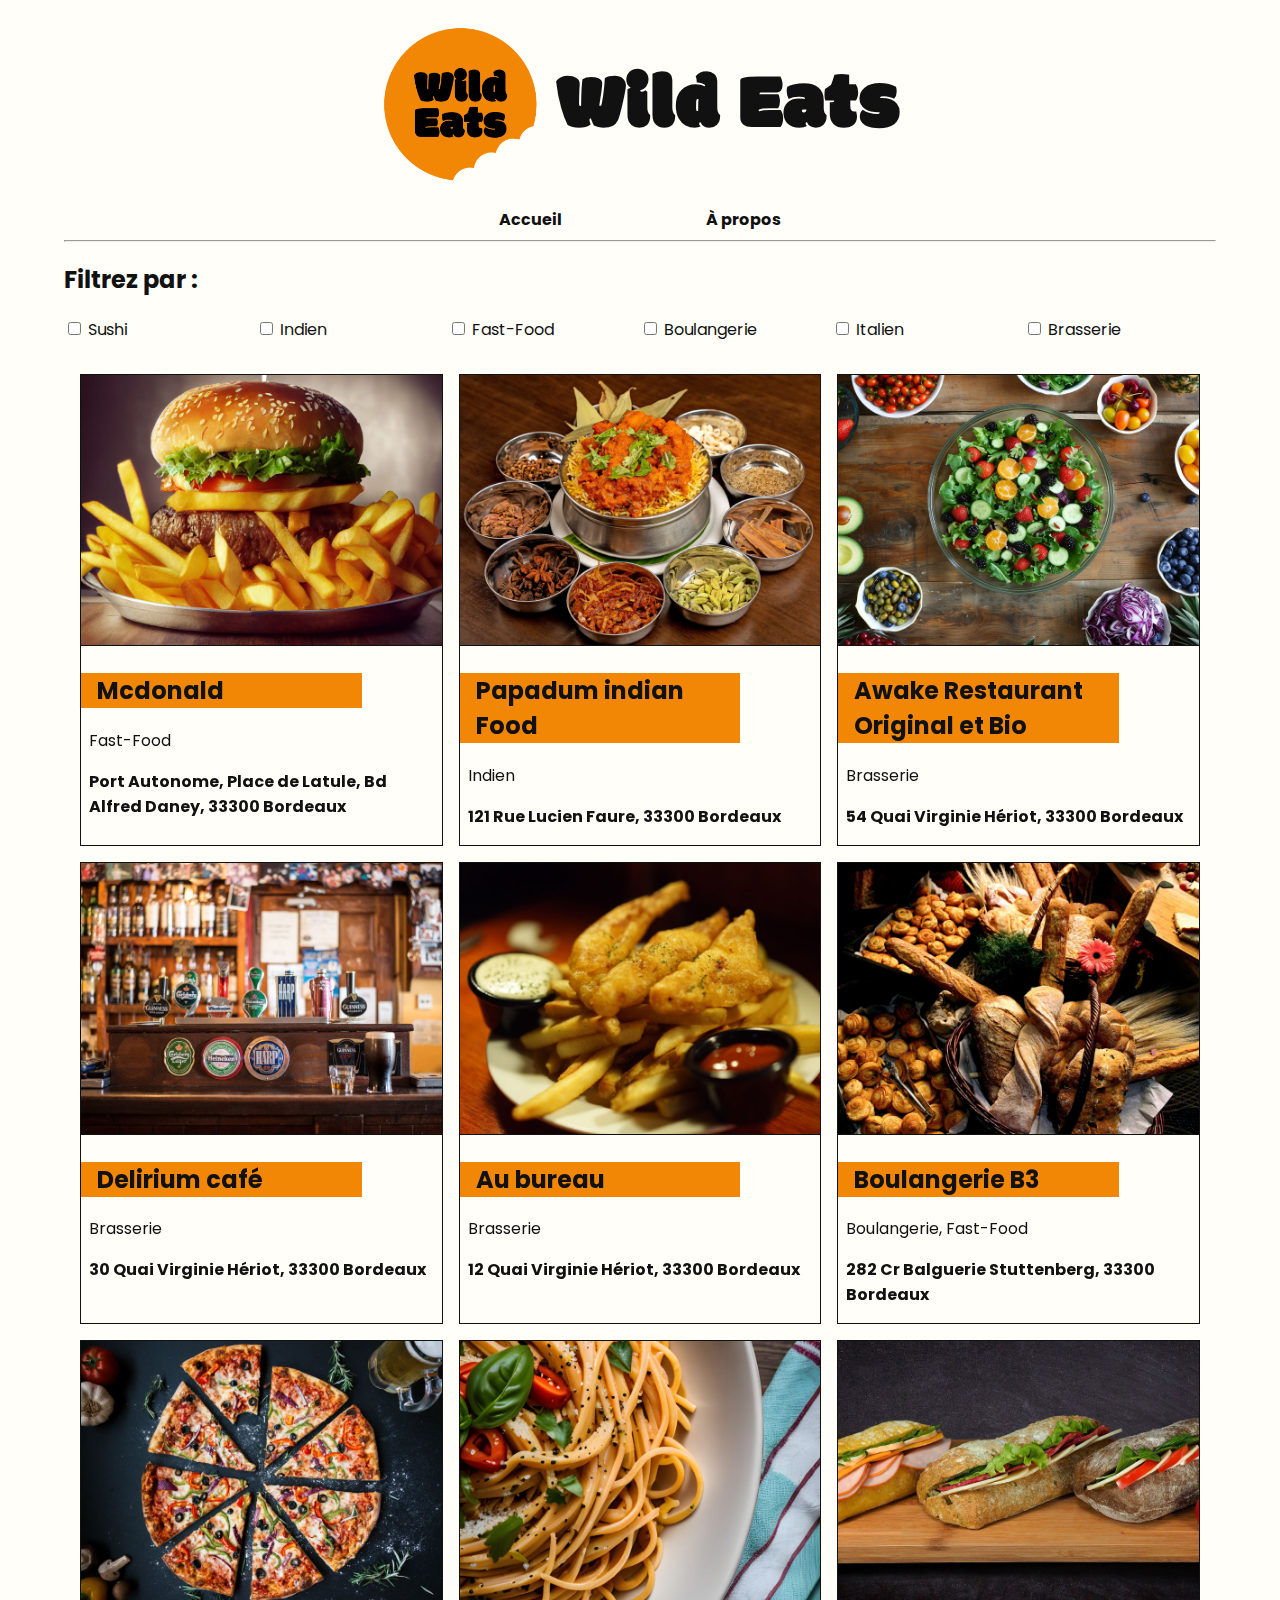
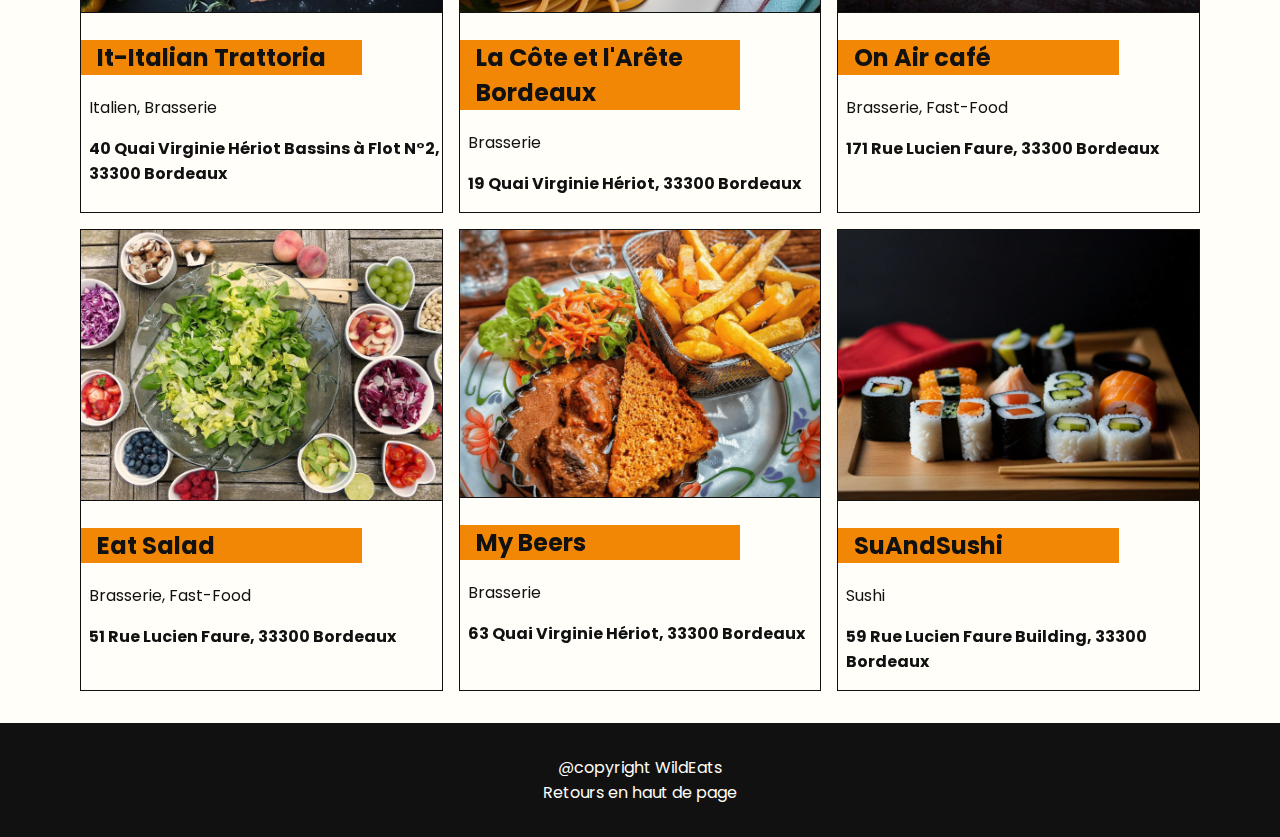
<file: index.html>
<!DOCTYPE html>
<html lang="en">
<head>
    <meta charset="UTF-8">
    <meta name="viewport" content="width=device-width, initial-scale=1.0">
    <title>WildEats</title>
    <link rel="stylesheet" href="style.css" />
    <link rel="stylesheet" href="style-home.css" />
    <link rel="icon" type="image/x-icon" href="images/logo.ico">
    <script src="script.js" async></script>
    <link rel="preconnect" href="https://fonts.googleapis.com">
    <link rel="preconnect" href="https://fonts.gstatic.com" crossorigin>
    <link href="https://fonts.googleapis.com/css2?family=Modak&display=swap" rel="stylesheet">
    <link rel="preconnect" href="https://fonts.googleapis.com">
    <link rel="preconnect" href="https://fonts.gstatic.com" crossorigin>
    <link href="https://fonts.googleapis.com/css2?family=Modak&family=Poppins:ital,wght@0,100;0,200;0,300;0,400;0,500;0,600;0,700;0,800;0,900;1,100;1,200;1,300;1,400;1,500;1,600;1,700;1,800;1,900&display=swap" rel="stylesheet">
</head>
<body>
    <header>
        <section>
            <a href="index.html"><img src="images/logo.png"></a>
            <h1 id="top">Wild Eats</h1>
        </section>
        <nav>
            <ul>
                <li><a href="index.html">Accueil</a></li>
                <li><a href="about.html">À propos</a></li>
            </ul>
            <hr>
            <h2>Filtrez par :</h2>
            <ul>
                <li>
                    <input type="checkbox" class="filter-checkbox" value="Sushi" name="tag-1"/>
                    <label for="tags1">Sushi</label>
                </li>
                <li>
                    <input type="checkbox" class="filter-checkbox" value="Indien" name="tag-2"/>
                    <label for="tags2">Indien</label>
                </li>
                <li>
                    <input type="checkbox" class="filter-checkbox" value="Fast-Food" name="tag-3"/>
                    <label for="tags3">Fast-Food</label>
                </li>
                <li>
                    <input type="checkbox" class="filter-checkbox" value="Boulangerie" name="tag-4"/>
                    <label for="tags4">Boulangerie</label>
                </li>
                <li>
                    <input type="checkbox" class="filter-checkbox" value="Italien" name="tag-5"/>
                    <label for="tags5">Italien</label>
                </li>
                <li>
                    <input type="checkbox" class="filter-checkbox" value="Brasserie" name="tag-6"/>
                    <label for="tags6">Brasserie</label>
                </li>
            </ul>
        </nav>
    </header>
    <main class="cards">
        <!-- <article class="articles">
            <img src="./images/salade03.jpg.webp" alt="">
            <h2>Nom du restaurant</h2>
            <p>Tag 1, tag 2, tag 3</p>
            <p class="adresse">Adresse du restaurant</p>
        </article>

        <article class="article02">
            <img src="./images/salade03.jpg.webp" alt="" class="image">
            <h2>Nom du restaurant</h2>
            <p>Tag 1, tag 2, tag 3</p>
            <p class="adresse">Adresse du restaurant</p>
        </article>

        <article class="article03">
            <img src="./images/salade03.jpg.webp" alt="">
            <h2>Nom du restaurant</h2>
            <p>Tag 1, tag 2, tag 3</p>
            <p class="adresse">Adresse du restaurant</p>
        </article>

        <article class="article04">
            <img src="./images/salade03.jpg.webp" alt="">
            <h2>Nom du restaurant</h2>
            <p>Tag 1, tag 2, tag 3</p>
            <p class="adresse">Adresse du restaurant</p>
        </article>

        <article class="article05">
            <img src="./images/salade03.jpg.webp" alt="">
            <h2>Nom du restaurant</h2>
            <p>Tag 1, tag 2, tag 3</p>
            <p class="adresse">Adresse du restaurant</p>
        </article>

        <article class="article06">
            <img src="./images/salade03.jpg.webp" alt="">
            <h2>Nom du restaurant</h2>
            <p>Tag 1, tag 2, tag 3</p>
            <p class="adresse">Adresse du restaurant</p>
        </article>-->
    </main>
    <footer>
        <p>@copyright WildEats</p>
        <a href="#top"><p>Retours en haut de page</p></a>
    </footer>
</body>
</html>
</file>
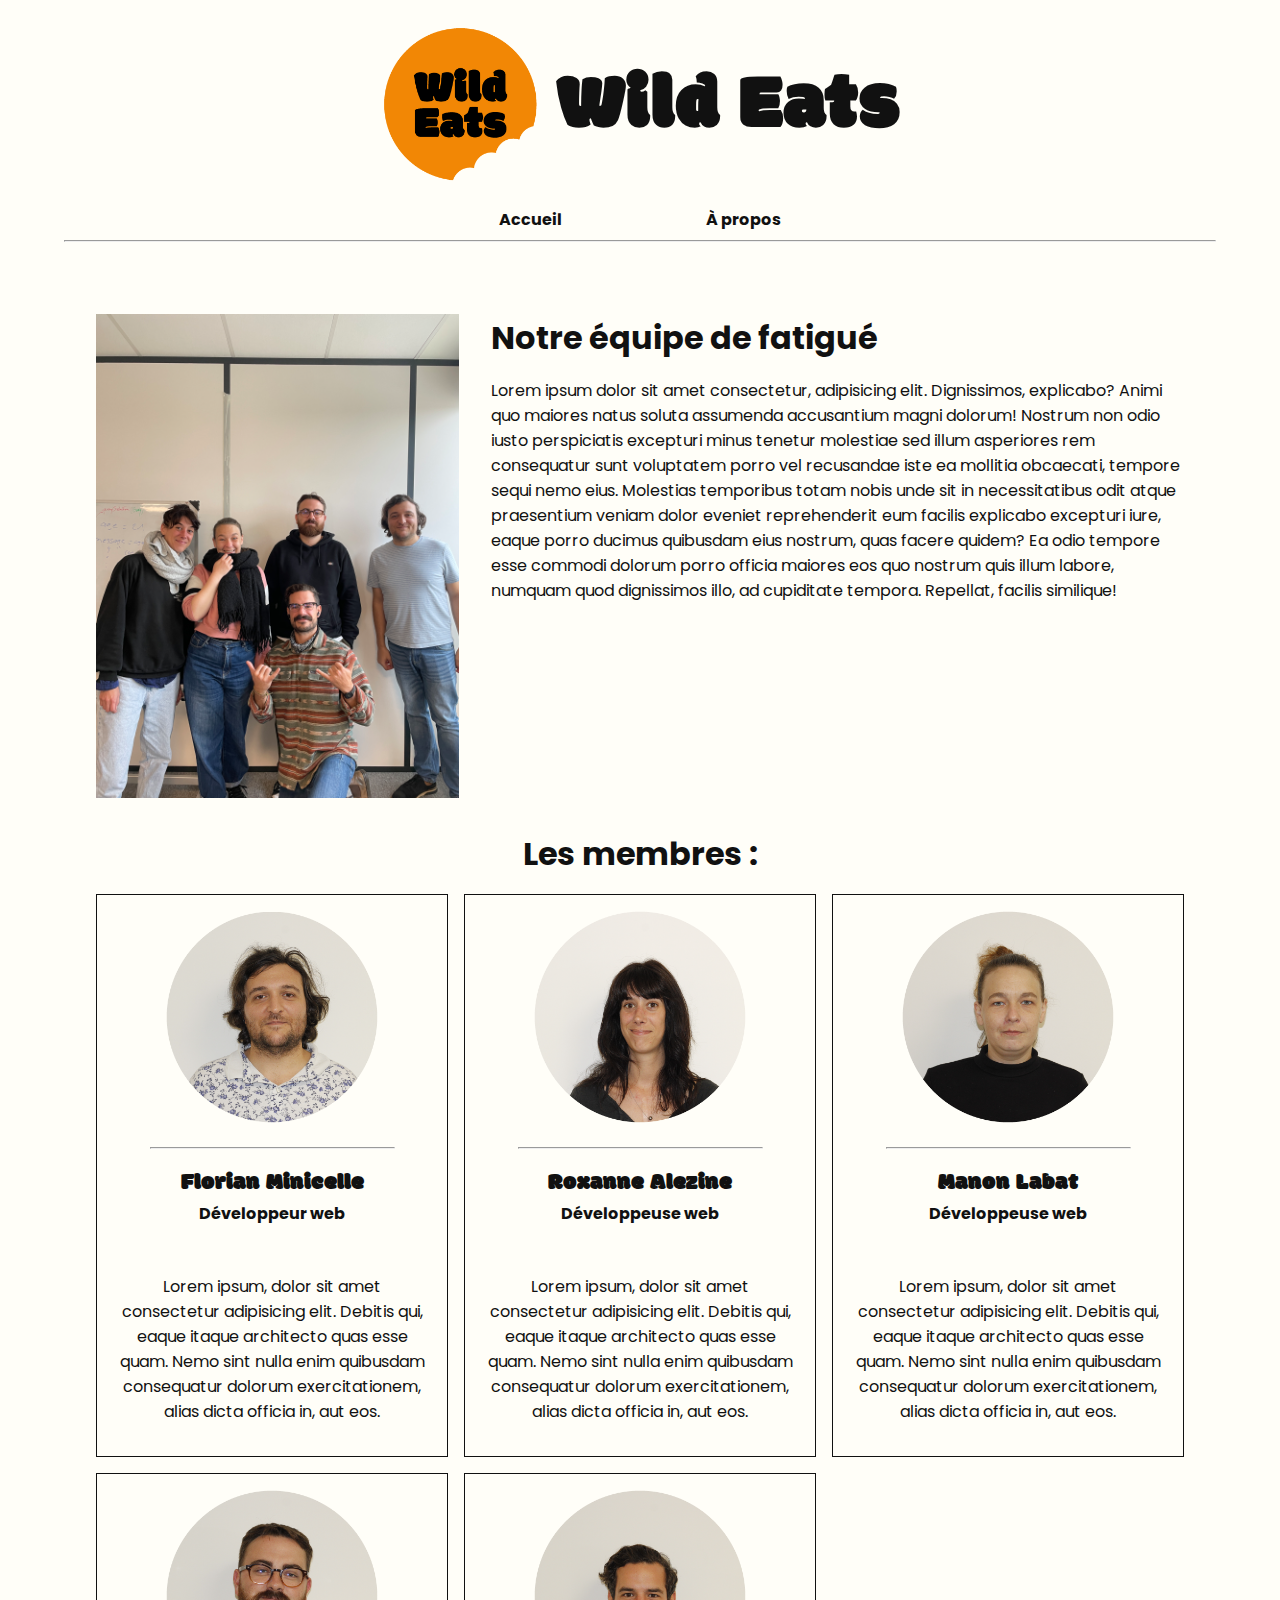
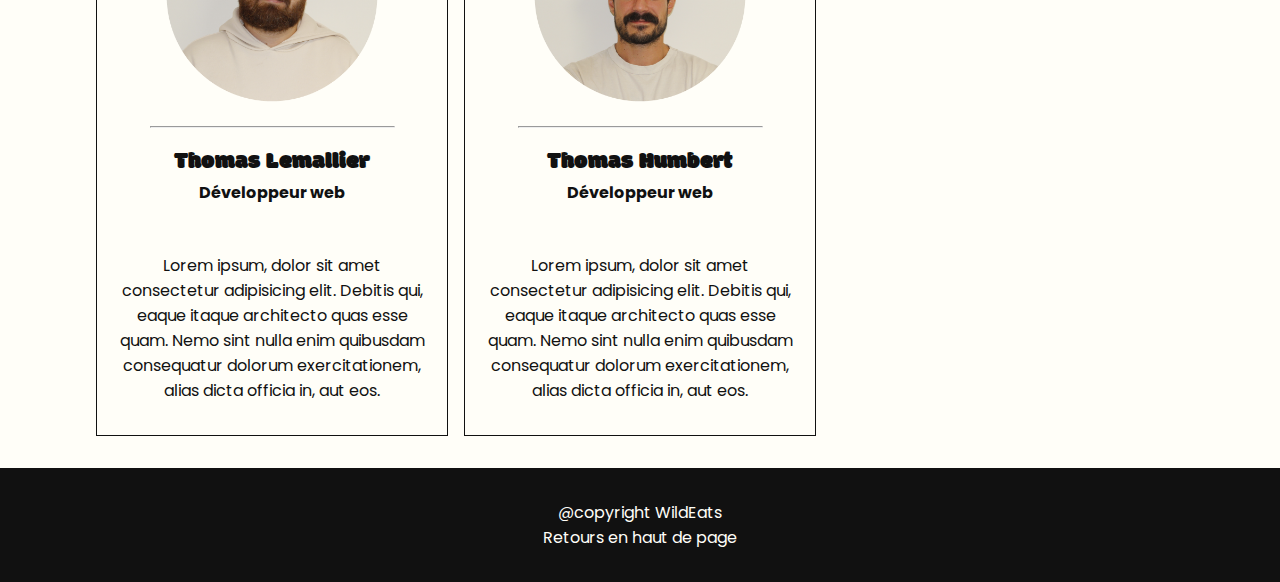
<file: about.html>
<!DOCTYPE html>
<html lang="en">

<head>
    <meta charset="UTF-8">
    <meta name="viewport" content="width=device-width, initial-scale=1.0">
    <title>WildEats</title>
    <link rel="stylesheet" href="style.css" />
    <link rel="stylesheet" href="style-about.css" />
    <link rel="icon" type="image/x-icon" href="images/logo.ico">
    <script src="script.js" async></script>
    <link rel="preconnect" href="https://fonts.googleapis.com">
    <link rel="preconnect" href="https://fonts.gstatic.com" crossorigin>
    <link href="https://fonts.googleapis.com/css2?family=Modak&display=swap" rel="stylesheet">
    <link rel="preconnect" href="https://fonts.googleapis.com">
    <link rel="preconnect" href="https://fonts.gstatic.com" crossorigin>
    <link href="https://fonts.googleapis.com/css2?family=Modak&family=Poppins:ital,wght@0,100;0,200;0,300;0,400;0,500;0,600;0,700;0,800;0,900;1,100;1,200;1,300;1,400;1,500;1,600;1,700;1,800;1,900&display=swap" rel="stylesheet">
</head>

<body>
    <header>
        <section>
            <a href="index.html"><img src="images/logo.png"></a>
            <h1 id="top">Wild Eats</h1>
        </section>
        <nav>
            <ul>
                <li><a href="index.html">Accueil</a></li>
                <li><a href="about.html">À propos</a></li>
            </ul>
            <hr>
        </nav>
    </header>
    <main>
        <section class="team">
            <img src="images/team.JPG"
                alt="equipe du projet">
            <article>
                <h2>
                    Notre équipe de fatigué
                </h2>
                <p>
                    Lorem ipsum dolor sit amet consectetur, adipisicing elit. Dignissimos, explicabo? Animi quo maiores
                    natus soluta assumenda accusantium magni dolorum!
                    Nostrum non odio iusto perspiciatis excepturi minus tenetur molestiae sed illum asperiores
                    rem consequatur sunt voluptatem porro vel recusandae iste ea mollitia obcaecati, tempore sequi nemo
                    eius.
                    Molestias temporibus totam nobis unde sit in necessitatibus odit atque praesentium veniam dolor
                    eveniet reprehenderit eum facilis explicabo
                    excepturi iure, eaque porro ducimus quibusdam eius nostrum, quas facere quidem? Ea odio tempore esse
                    commodi dolorum porro officia maiores eos
                    quo nostrum quis illum labore, numquam quod dignissimos illo, ad cupiditate tempora. Repellat,
                    facilis similique!
                </p>
            </article>
        </section>
            
        <section class="members">
            <h2>Les membres :</h2>
            <article>
                <img src="images/flo.png" alt="#">
                <hr>
                <h3>Florian Minicelle</h3>
                <h4>Développeur web</h4>
                <p>Lorem ipsum, dolor sit amet consectetur adipisicing elit. Debitis qui, eaque itaque architecto
                    quas esse quam. Nemo sint nulla enim quibusdam consequatur dolorum exercitationem, alias dicta
                    officia in, aut eos.</p>
            </article>
            <article>
                <img src="images/rox.png" alt="#">
                <hr>
                <h3>Roxanne Alezine </h3>
                <h4>Développeuse web</h4>
                <p>Lorem ipsum, dolor sit amet consectetur adipisicing elit. Debitis qui, eaque itaque architecto
                    quas esse quam. Nemo sint nulla enim quibusdam consequatur dolorum exercitationem, alias dicta
                    officia in, aut eos.</p>
            </article>
            <article>
                <img src="images/manon.png" alt="#">
                <hr>
                <h3>Manon Labat</h3>
                <h4>Développeuse web</h4>
                <p>Lorem ipsum, dolor sit amet consectetur adipisicing elit. Debitis qui, eaque itaque architecto
                    quas esse quam. Nemo sint nulla enim quibusdam consequatur dolorum exercitationem, alias dicta
                    officia in, aut eos.</p>
            </article>
            <article>
                <img src="images/thomas.png" alt="#">
                <hr>
                <h3>Thomas Lemallier</h3>
                <h4>Développeur web</h4>
                <p>Lorem ipsum, dolor sit amet consectetur adipisicing elit. Debitis qui, eaque itaque architecto
                    quas esse quam. Nemo sint nulla enim quibusdam consequatur dolorum exercitationem, alias dicta
                    officia in, aut eos.</p>
            </article>
            <article>
                <img src="images/tom.png" alt="#">
                <hr>
                <h3>Thomas Humbert</h3>
                <h4>Développeur web</h4>
                <p>Lorem ipsum, dolor sit amet consectetur adipisicing elit. Debitis qui, eaque itaque architecto
                    quas esse quam. Nemo sint nulla enim quibusdam consequatur dolorum exercitationem, alias dicta
                    officia in, aut eos.</p>
            </article>
        </section>
    </main>
    <footer>
        <p>@copyright WildEats</p>
        <a href="#top"><p>Retours en haut de page</p></a>
    </footer>
</body>

</html>
</file>
<file: style.css>
* {
    box-sizing: border-box;
    scroll-behavior: smooth;
  }
body {
    font-family: "poppins", Arial, sans-serif;
    margin: 0;
    padding: 0;
    background-color: #FFFEF8;
    color: #111111;
    font-family: Poppins, Helvetica, sans-serif;
}
header {
  display: flex;
  flex-direction: column;
  align-items: center;
  margin-bottom: 2rem;
}
header section {
  display: flex;
  justify-content: center;
  align-items: center;
  gap: 1rem;
  margin: 1.5rem 0 1rem;
}
header section img {
  width: 5rem;
}
header section h1 {
  font-family: Modak, serif;
  font-size: 2.5rem;
  margin: 0;
  font-weight: lighter;
}
ul {
  margin: 0;
  padding: 0;
}
nav {
  width: 90%;
  align-items: center;
}
nav ul {
  list-style-type: none;
  justify-content: center;
  gap: 9rem;
}
nav ul:first-of-type {
  display: flex;
} 
nav ul:nth-of-type(2) {
  display: grid;
	grid-template-columns: repeat(12, 1fr);
	gap: 0;
	width: 100%;
	height: 100%;
}
nav ul:nth-of-type(2) li {
  grid-column: span 4;
}

nav ul a {
  text-decoration: none;
  color:#111111;
}
nav ul li a {
  font-weight: bold;
}
nav ul a:hover {
  text-decoration: none;
  color:#F28705;
  transition: 0.3s ease;
  text-decoration: underline;
}

footer {
  background-color: #111111;
  color: #FFFEF8;
  text-align: center;
  margin-top: 2rem;
  padding: 2rem;
}
footer a {
  text-decoration: none;
  color: #FFFEF8;
  padding: 0;
}
footer a:hover {
  color:#F28705;
  transition: 0.3s ease;
  text-decoration: underline;
}
footer p {
  padding: 0;
  margin: 0;
}

@media screen and (min-width: 768px)  {

  header section img {
    width: 10rem;
  }
  header section h1 {
    font-family: Modak, serif;
    font-size: 5rem;
    margin: 0;
    font-weight: lighter;
  }

  nav ul:nth-of-type(2) li {
    grid-column: span 2;
  }
}
</file>
<file: style-home.css>
main {
    margin-top: 2rem;
    padding: 0;
	display:grid;
	/* grid-template-columns: repeat(1, 12fr); */
    grid-template-columns: repeat(12, 1fr);
	gap: 1rem;
}
 article {
    grid-column-start: 3;
    grid-column-end: 11;
    box-sizing: border-box;
    border: 1px solid #111111;

    margin:0;
    }

    .articles {
        perspective: 1000px;
        position: relative;
        transition: transform 0.6s;
        transform-style: preserve-3d;
    }

    .articles.flipped {
        transform: rotateY(180deg); 
      }

      .card-front, .card-back {
        position: absolute;
        top: 0;
        left: 0;
        backface-visibility: hidden; 
        
      }

      .card-front {
        transform: rotateY(180deg);
      }
      
      .card-back {
        background-color: #fffef8;
        transform: rotateY(180deg);
        height: 100%;
        width: 100%;
      }


article#color-column {
    display: none;
}

article h2 {
    background: #F28705;
    margin-right: 5rem;
    padding-left: 1rem;
}

article p {
    margin-left: .5rem;
}
article img {
    box-sizing: border-box;
    border-bottom:1px solid #111111;
    width: 100%;
}

.adresse{
    font-weight:bold;
}

@media screen and (min-width: 768px) {
    main {
        padding: 0 5rem;
    }
    article {
        grid-column: span 4;
    }
}
</file>
<file: style-about.css>
.team  {
    width: 60%;
    margin: auto;
    text-align: start;
    
}

section.team img {
    margin-top: 1rem;
    width: 100%;
}


section.team h2 {
    margin: 2rem 0 0 0;
    font-size: 2rem;
}
section.members h2 {
    margin: 1rem 0 0 0;
    font-size: 2rem;
    grid-column: span 12;
}

section.members {
    display: grid;
    grid-template-columns: repeat(12, 1fr);
    gap: 1rem;
    text-align: center;
}

.members article img {
    width: 70%;
    padding: 1rem;
}

section.members h3 {
    padding-top: 1rem;
    font-family: Modak, serif;
    font-size: 1.5rem;
    margin: 0;
    font-weight: lighter;
}

section.members h4 {
    padding:0 0 1rem 0;
    margin: 0;
}

section article hr {
    width: 70%;
    margin: auto;
    color: #111;
}

section.members article p {
    padding-bottom: 1rem;
}


.members article {
    grid-column-start: 3;
    grid-column-end: 11;
    border: 1px solid #111;
}

.members p {
    padding: 1rem;
}

@media screen and (min-width : 768px) {
 
    .team {
        display : grid;
        grid-template-columns: repeat(12, 1fr);
        width: 85%;
        padding-top: 1rem;
        padding-bottom: 1rem;
    }
    section.team h2 {
        margin: 1rem 0 0 2rem;
    }
    .team img {
        grid-column: span 4;
    }
    .team article {
        grid-column: span 8;
    }
    .team p {
       margin-left: 2rem;
    }
    
    section.members {
        display: grid;
        grid-template-columns: repeat(12, 1fr);
        gap: 1rem;
        text-align: center;
        width: 85%;
        margin: auto;
    }

    .members article {
        grid-column: span 4;
        border: 1px solid #111;
        align-self: stretch;
    }


}
</file>
